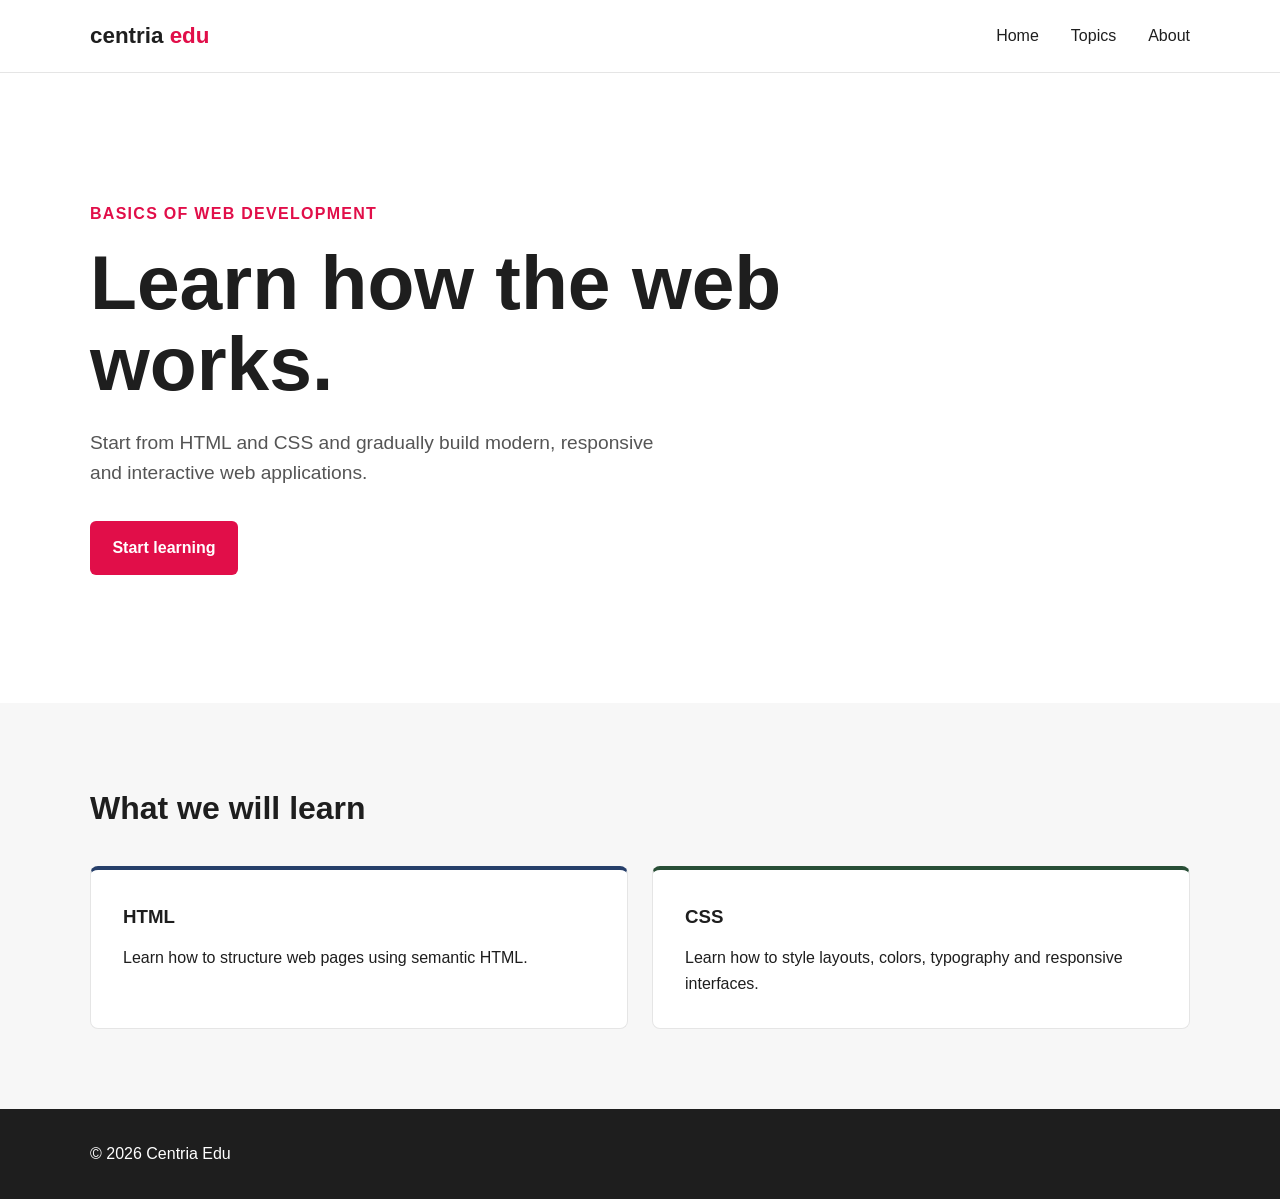
<file: s3/index.html>
<!--
    Centria Edu - Basics of Web Development

    Original author: Ville Heikkiniemi
    Modified by: Severi Kujanpää    
    Last modified: 2026-09-11
    testi

    Based on the original course template.
-->

<!DOCTYPE html>
<html lang="en">
<head>
    <meta charset="UTF-8">
    <meta name="viewport" content="width=device-width, initial-scale=1.0">
    <meta name="author" content="Ville Heikkiniemi">
    <link rel="icon" href="favicon.ico">

    <title>Centria Edu | Basics of Web Development</title>

    <style>
        :root {
            --primary: #e10e49;
            --light: #ffffff;
            --dark: #1e1e1e;
            --blue: #263f6a;
            --green: #284e36;
            --orange: #e37222;
            --rose: #c24d52;
        }

        * {
            box-sizing: border-box;
            margin: 0;
            padding: 0;
        }

        body {
            font-family: Arial, Helvetica, sans-serif;
            background-color: var(--light);
            color: var(--dark);
            line-height: 1.6;
        }

        header {
            border-bottom: 1px solid #e5e5e5;
        }

        .container {
            width: min(1100px, 90%);
            margin: 0 auto;
        }

        nav {
            min-height: 72px;
            display: flex;
            justify-content: space-between;
            align-items: center;
        }

        .logo {
            font-size: 1.4rem;
            font-weight: bold;
            color: var(--dark);
        }

        .logo span {
            color: var(--primary);
        }

        nav ul {
            display: flex;
            gap: 2rem;
            list-style: none;
        }

        nav a {
            color: var(--dark);
            text-decoration: none;
        }

        nav a:hover {
            color: var(--primary);
        }

        .hero {
            min-height: 70vh;
            display: flex;
            align-items: center;
        }

        .hero-content {
            max-width: 700px;
        }

        .label {
            display: inline-block;
            margin-bottom: 1rem;
            color: var(--primary);
            font-weight: bold;
            text-transform: uppercase;
            letter-spacing: 0.08rem;
        }

        h1 {
            margin-bottom: 1.5rem;
            font-size: clamp(2.5rem, 6vw, 5rem);
            line-height: 1.05;
        }

        .hero p {
            max-width: 600px;
            margin-bottom: 2rem;
            font-size: 1.2rem;
            color: #555;
        }

        .button {
            display: inline-block;
            padding: 0.9rem 1.4rem;
            background-color: var(--primary);
            color: var(--light);
            text-decoration: none;
            border-radius: 6px;
            font-weight: bold;
        }

        .button:hover {
            background-color: var(--rose);
        }

        .topics {
            padding: 5rem 0;
            background-color: #f7f7f7;
        }

        .topics h2 {
            margin-bottom: 2rem;
            font-size: 2rem;
        }

        .cards {
            display: grid;
            grid-template-columns: repeat(2, 1fr);
            gap: 1.5rem;
        }

        .card {
            padding: 2rem;
            background-color: var(--light);
            border: 1px solid #e5e5e5;
            border-radius: 8px;
        }

        .card h3 {
            margin-bottom: 0.8rem;
        }

        .card:nth-child(1) {
            border-top: 4px solid var(--blue);
        }

        .card:nth-child(2) {
            border-top: 4px solid var(--green);
        }

        .card:nth-child(3) {
            border-top: 4px solid var(--orange);
        }

        footer {
            padding: 2rem 0;
            background-color: var(--dark);
            color: var(--light);
        }

        @media (max-width: 700px) {
            nav ul {
                display: none;
            }

            .cards {
                grid-template-columns: 1fr;
            }

            .hero {
                min-height: 60vh;
            }
        }
    </style>
</head>

<body>

    <header>
        <div class="container">
            <nav>
                <div class="logo">
                    centria <span>edu</span>
                </div>

                <ul>
                    <li><a href="#">Home</a></li>
                    <li><a href="#topics">Topics</a></li>
                    <li><a href="#">About</a></li>
                </ul>
            </nav>
        </div>
    </header>

    <main>

        <section class="hero">
            <div class="container">
                <div class="hero-content">

                    <span class="label">Basics of Web Development</span>

                    <h1>
                        Learn how the web works.
                    </h1>

                    <p>
                        Start from HTML and CSS and gradually build modern,
                        responsive and interactive web applications.
                    </p>

                    <a href="#topics" class="button">
                        Start learning
                    </a>

                </div>
            </div>
        </section>

        <section class="topics" id="topics">
            <div class="container">

                <h2>What we will learn</h2>

                <div class="cards">

                    <article class="card">
                        <h3>HTML</h3>
                        <p>
                            Learn how to structure web pages using semantic HTML.
                        </p>
                    </article>

                    <article class="card">
                        <h3>CSS</h3>
                        <p>
                            Learn how to style layouts, colors, typography and
                            responsive interfaces.
                        </p>
                    </article>

                </div>
            </div>
        </section>

    </main>

    <footer>
        <div class="container">
            <p>&copy; 2026 Centria Edu</p>
        </div>
    </footer>

</body>
</html>
</file>
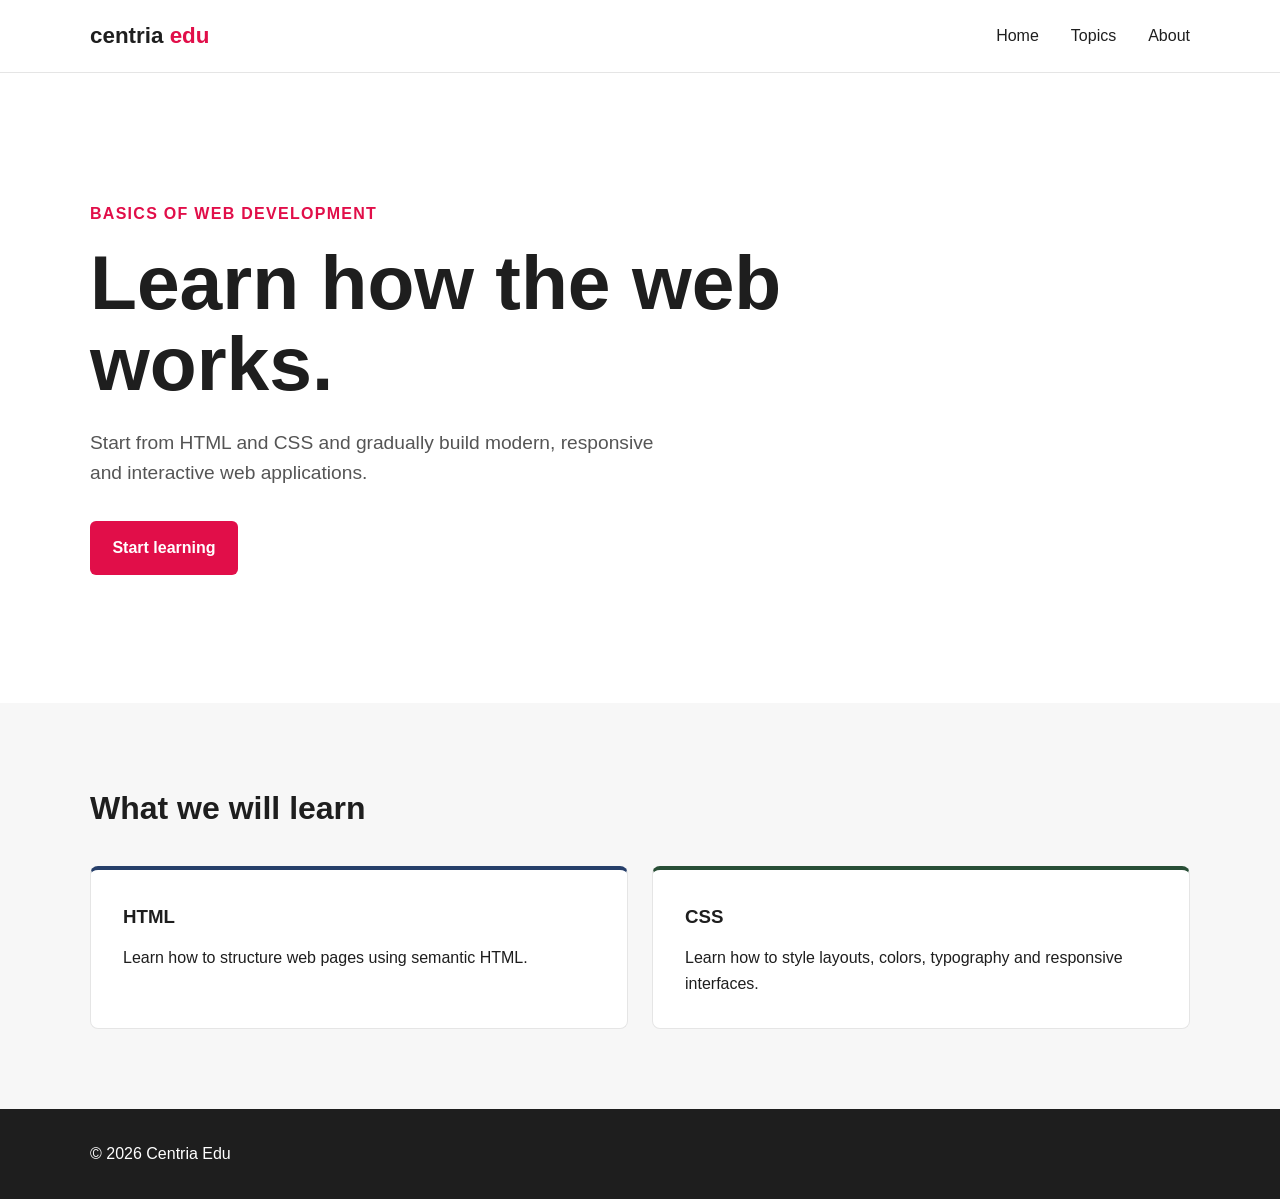
<file: s4/index.html>
<!--
    Centria Edu - Basics of Web Development

    Original author: Ville Heikkiniemi
    Modified by: Severi Kujanpää    
    Last modified: 2026-09-11
    testi

    Based on the original course template.
-->

<!DOCTYPE html>
<html lang="en">
<head>
    <meta charset="UTF-8">
    <meta name="viewport" content="width=device-width, initial-scale=1.0">
    <meta name="author" content="Ville Heikkiniemi">
    <link rel="icon" href="favicon.ico">
    <link rel="stylesheet" href="style.css">

    <title>Centria Edu | Basics of Web Development</title>

    <style>
       
    </style>
</head>

<body>

    <header>
        <div class="container">
            <nav>
                <div class="logo">
                    centria <span>edu</span>
                </div>

                <ul>
                    <li><a href="#">Home</a></li>
                    <li><a href="#topics">Topics</a></li>
                    <li><a href="#">About</a></li>
                </ul>
            </nav>
        </div>
    </header>

    <main>

        <section class="hero">
            <div class="container">
                <div class="hero-content">

                    <span class="label">Basics of Web Development</span>

                    <h1>
                        Learn how the web works.
                    </h1>

                    <p>
                        Start from HTML and CSS and gradually build modern,
                        responsive and interactive web applications.
                    </p>

                    <a href="#topics" class="button">
                        Start learning
                    </a>

                </div>
            </div>
        </section>

        <section class="topics" id="topics">
            <div class="container">

                <h2>What we will learn</h2>

                <div class="cards">

                    <article class="card">
                        <h3>HTML</h3>
                        <p>
                            Learn how to structure web pages using semantic HTML.
                        </p>
                    </article>

                    <article class="card">
                        <h3>CSS</h3>
                        <p>
                            Learn how to style layouts, colors, typography and
                            responsive interfaces.
                        </p>
                    </article>

                </div>
            </div>
        </section>

    </main>

    <footer>
        <div class="container">
            <p>&copy; 2026 Centria Edu</p>
        </div>
    </footer>

</body>
</html>
</file>
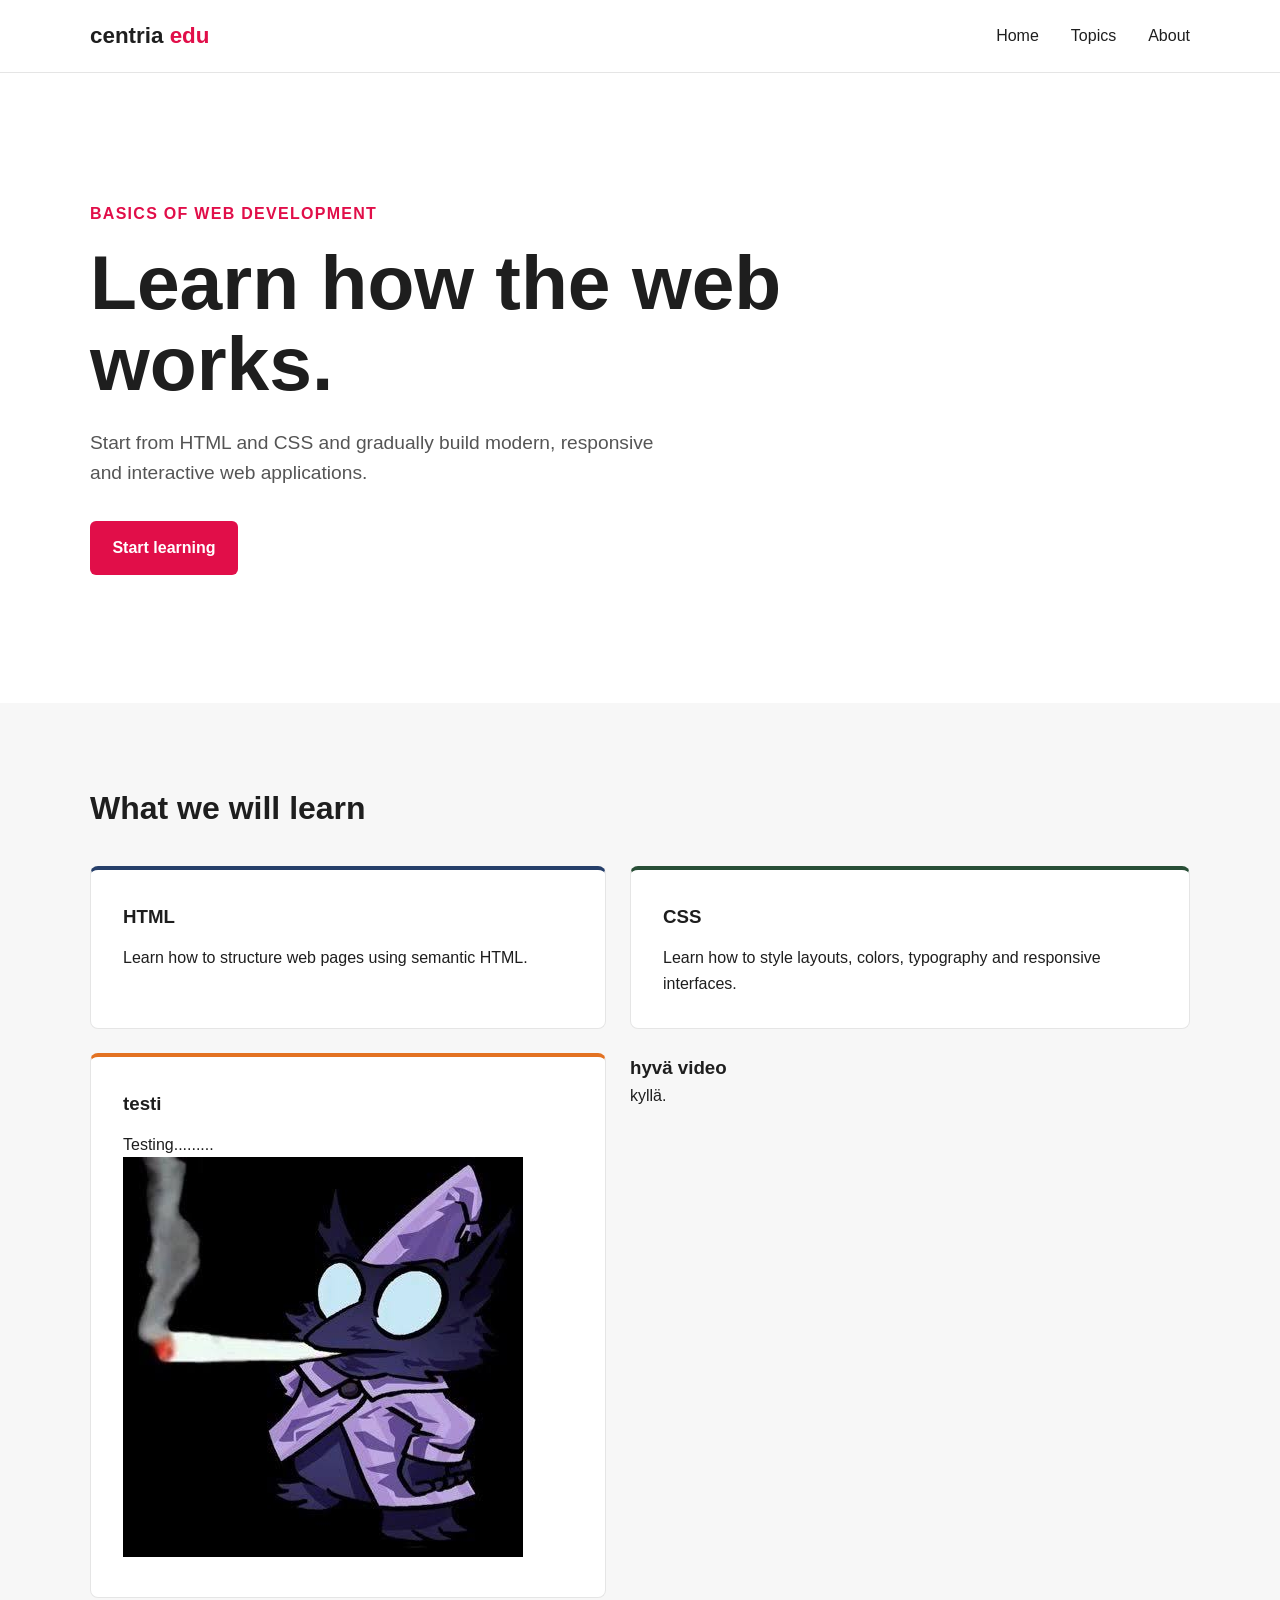
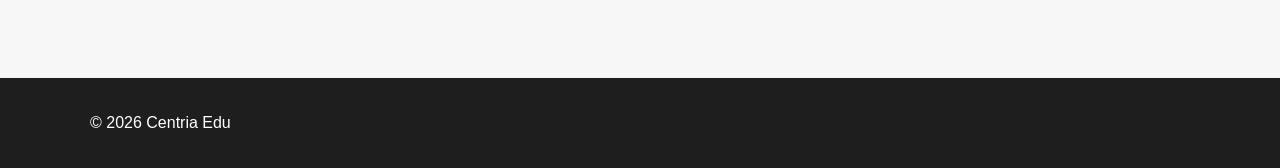
<file: s6/index.html>
<!--
    Centria Edu - Basics of Web Development

    Original author: Ville Heikkiniemi
    Modified by: Severi Kujanpää
    Last modified: 2026-08-11

    Based on the original course template.
-->

<!DOCTYPE html>
<html lang="en">

<head>
    <meta charset="UTF-8">
    <meta name="viewport" content="width=device-width, initial-scale=1.0">
    <meta name="author" content="Ville Heikkiniemi">
    <link rel="icon" href="favicon.ico">
    <link rel="stylesheet" href="style.css">

    <title>Centria Edu | Basics of Web Development</title>

    <style>

    </style>
</head>

<body>

    <header>
        <div class="container">
            <nav>
                <div class="logo">
                    centria <span>edu</span>
                </div>

                <ul>
                    <li><a href="#">Home</a></li>
                    <li><a href="#topics">Topics</a></li>
                    <li><a href="#">About</a></li>
                </ul>
            </nav>
        </div>
    </header>

    <main>

        <section class="hero">
            <div class="container">
                <div class="hero-content">

                    <span class="label">Basics of Web Development</span>

                    <h1>
                        Learn how the web works.
                    </h1>

                    <p>
                        Start from HTML and CSS and gradually build modern,
                        responsive and interactive web applications.
                    </p>

                    <a href="#topics" class="button">
                        Start learning
                    </a>

                </div>
            </div>
        </section>

        <section class="topics" id="topics">
            <div class="container">

                <h2>What we will learn</h2>

                <div class="cards">

                    <article class="card">
                        <h3>HTML</h3>
                        <p>
                            Learn how to structure web pages using semantic HTML.
                        </p>
                    </article>

                    <article class="card">
                        <h3>CSS</h3>
                        <p>
                            Learn how to style layouts, colors, typography and
                            responsive interfaces.
                        </p>
                    </article>
                    <article class="card">
                        <h3>testi</h3>
                        <p>
                            Testing.........
                        </p>
                        <img src="images/rem.jpg" alt="remi">
                    </article>

                    <article>
                        <h3>hyvä video</h3>
                        <p>kyllä.</p>
                        <iframe width="560" height="315" src="https://www.youtube.com/embed/LXb3EKWsInQ?si=sC2FpUp1Chg5H7_g" title="YouTube video player" frameborder="0" allow="accelerometer; autoplay; clipboard-write; encrypted-media; gyroscope; picture-in-picture; web-share" referrerpolicy="strict-origin-when-cross-origin" allowfullscreen></iframe>
                    </article>


                </div>
            </div>
        </section>

    </main>

    <footer>
        <div class="container">
            <p>&copy; 2026 Centria Edu</p>
        </div>
    </footer>

</body>

</html>
</file>
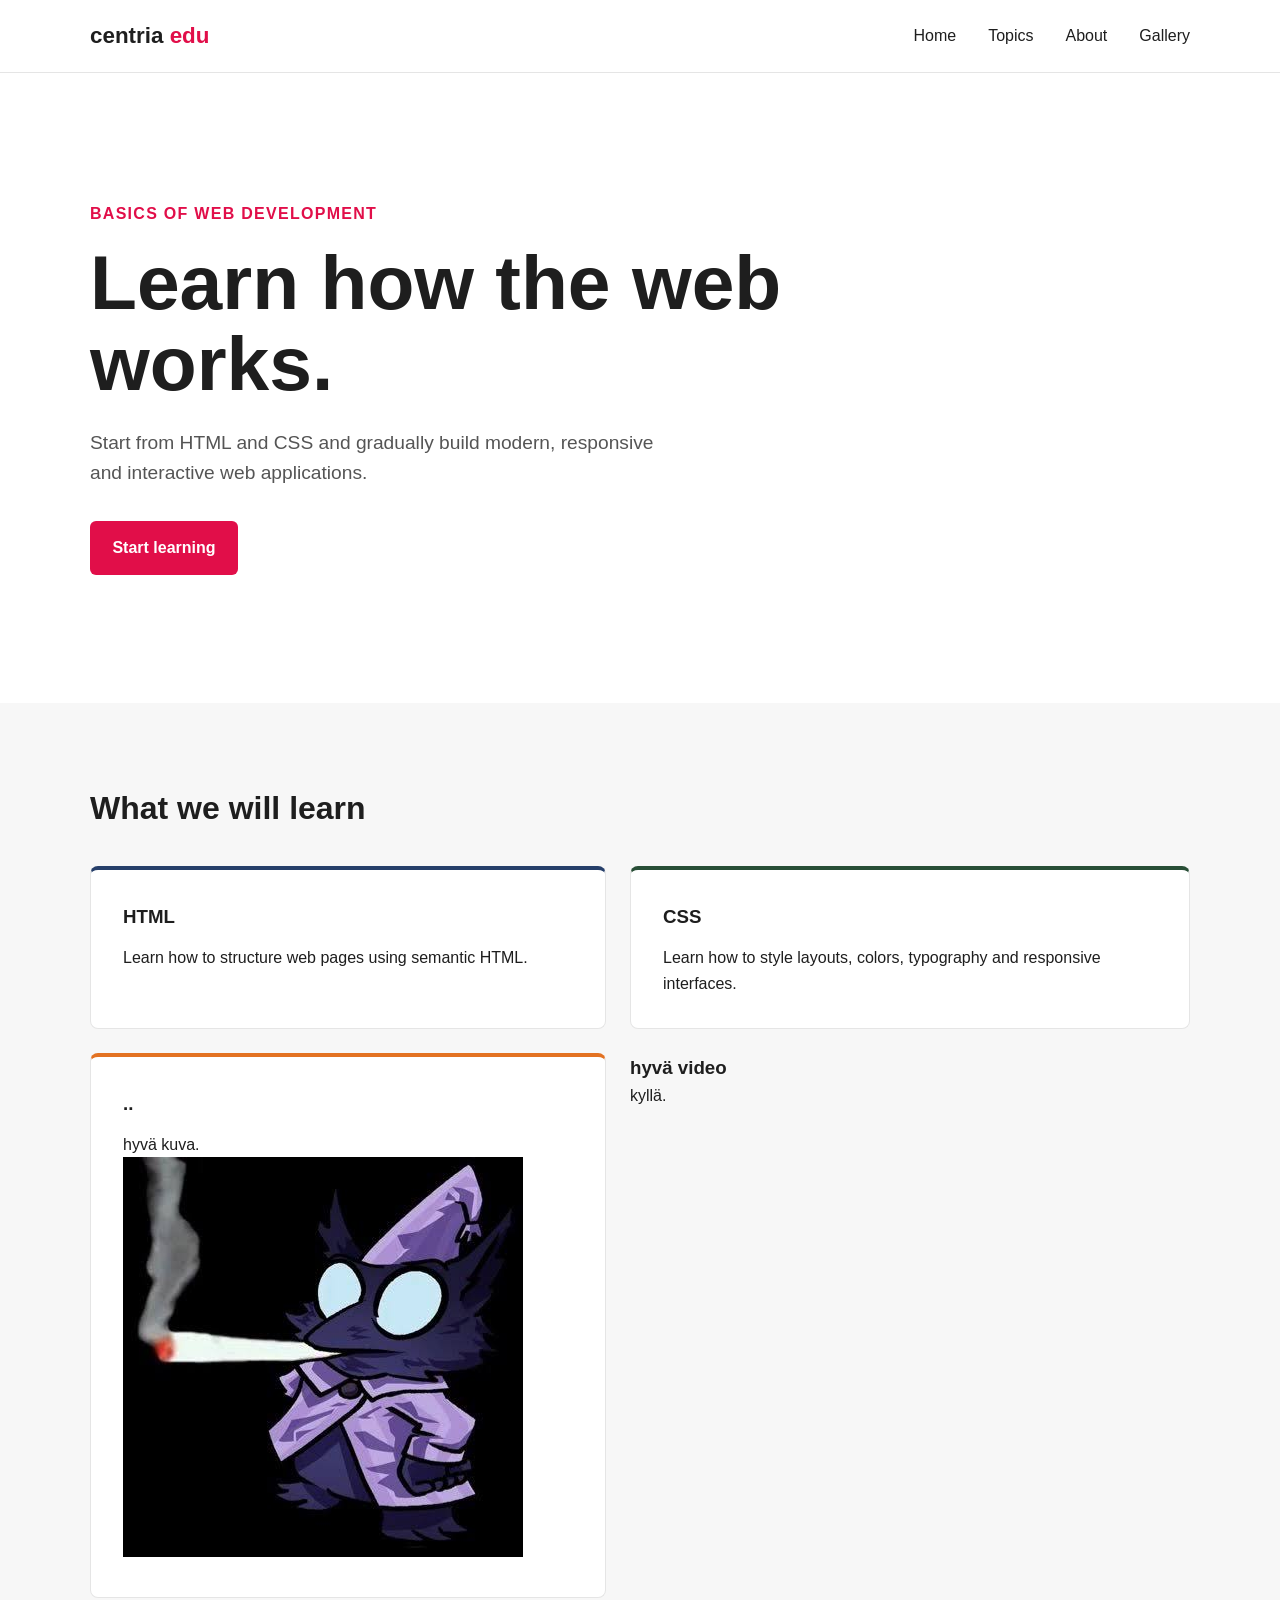
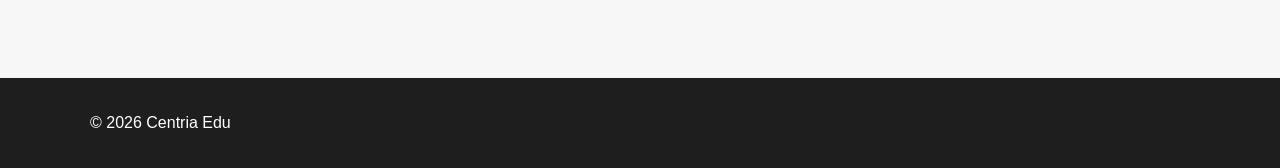
<file: s7/index.html>
<!--
    Centria Edu - Basics of Web Development

    Original author: Ville Heikkiniemi
    Modified by: Severi Kujanpää
    Last modified: 2026-09-30

    Based on the original course template.
-->

<!DOCTYPE html>
<html lang="en">

<head>
    <meta charset="UTF-8">
    <meta name="viewport" content="width=device-width, initial-scale=1.0">
    <meta name="author" content="Ville Heikkiniemi">
    <link rel="icon" href="favicon.ico">
    <link rel="stylesheet" href="style.css">

    <title>Centria Edu | Basics of Web Development</title>

    <style>

    </style>
</head>

<body>

    <header>
        <div class="container">
            <nav>
                <div class="logo">
                    centria <span>edu</span>
                </div>

                <ul>
                    <li><a href="index.html">Home</a></li>
                    <li><a href="#topics">Topics</a></li>
                    <li><a href="#">About</a></li>
                    <li><a href="testi.html">Gallery</a></li>

                </ul>
            </nav>
        </div>
    </header>

    <main>

        <section class="hero">
            <div class="container">
                <div class="hero-content">

                    <span class="label">Basics of Web Development</span>

                    <h1>
                        Learn how the web works.
                    </h1>

                    <p>
                        Start from HTML and CSS and gradually build modern,
                        responsive and interactive web applications.
                    </p>

                    <a href="#topics" class="button">
                        Start learning
                    </a>

                </div>
            </div>
        </section>

        <section class="topics" id="topics">
            <div class="container">

                <h2>What we will learn</h2>

                <div class="cards">

                    <article class="card">
                        <h3>HTML</h3>
                        <p>
                            Learn how to structure web pages using semantic HTML.
                        </p>
                    </article>

                    <article class="card">
                        <h3>CSS</h3>
                        <p>
                            Learn how to style layouts, colors, typography and
                            responsive interfaces.
                        </p>
                    </article>
                    <article class="card">
                        <h3>..</h3>
                        <p>
                            hyvä kuva.
                        </p>
                        <img src="images/rem.jpg" alt="remi">
                    </article>

                    <article>
                        <h3>hyvä video</h3>
                        <p>kyllä.</p>
                        <iframe width="560" height="315" src="https://www.youtube.com/embed/LXb3EKWsInQ?si=sC2FpUp1Chg5H7_g" title="YouTube video player" frameborder="0" allow="accelerometer; autoplay; clipboard-write; encrypted-media; gyroscope; picture-in-picture; web-share" referrerpolicy="strict-origin-when-cross-origin" allowfullscreen></iframe>
                    </article>


                </div>
            </div>
        </section>

    </main>

    <footer>
        <div class="container">
            <p>&copy; 2026 Centria Edu</p>
        </div>
    </footer>

</body>

</html>
</file>
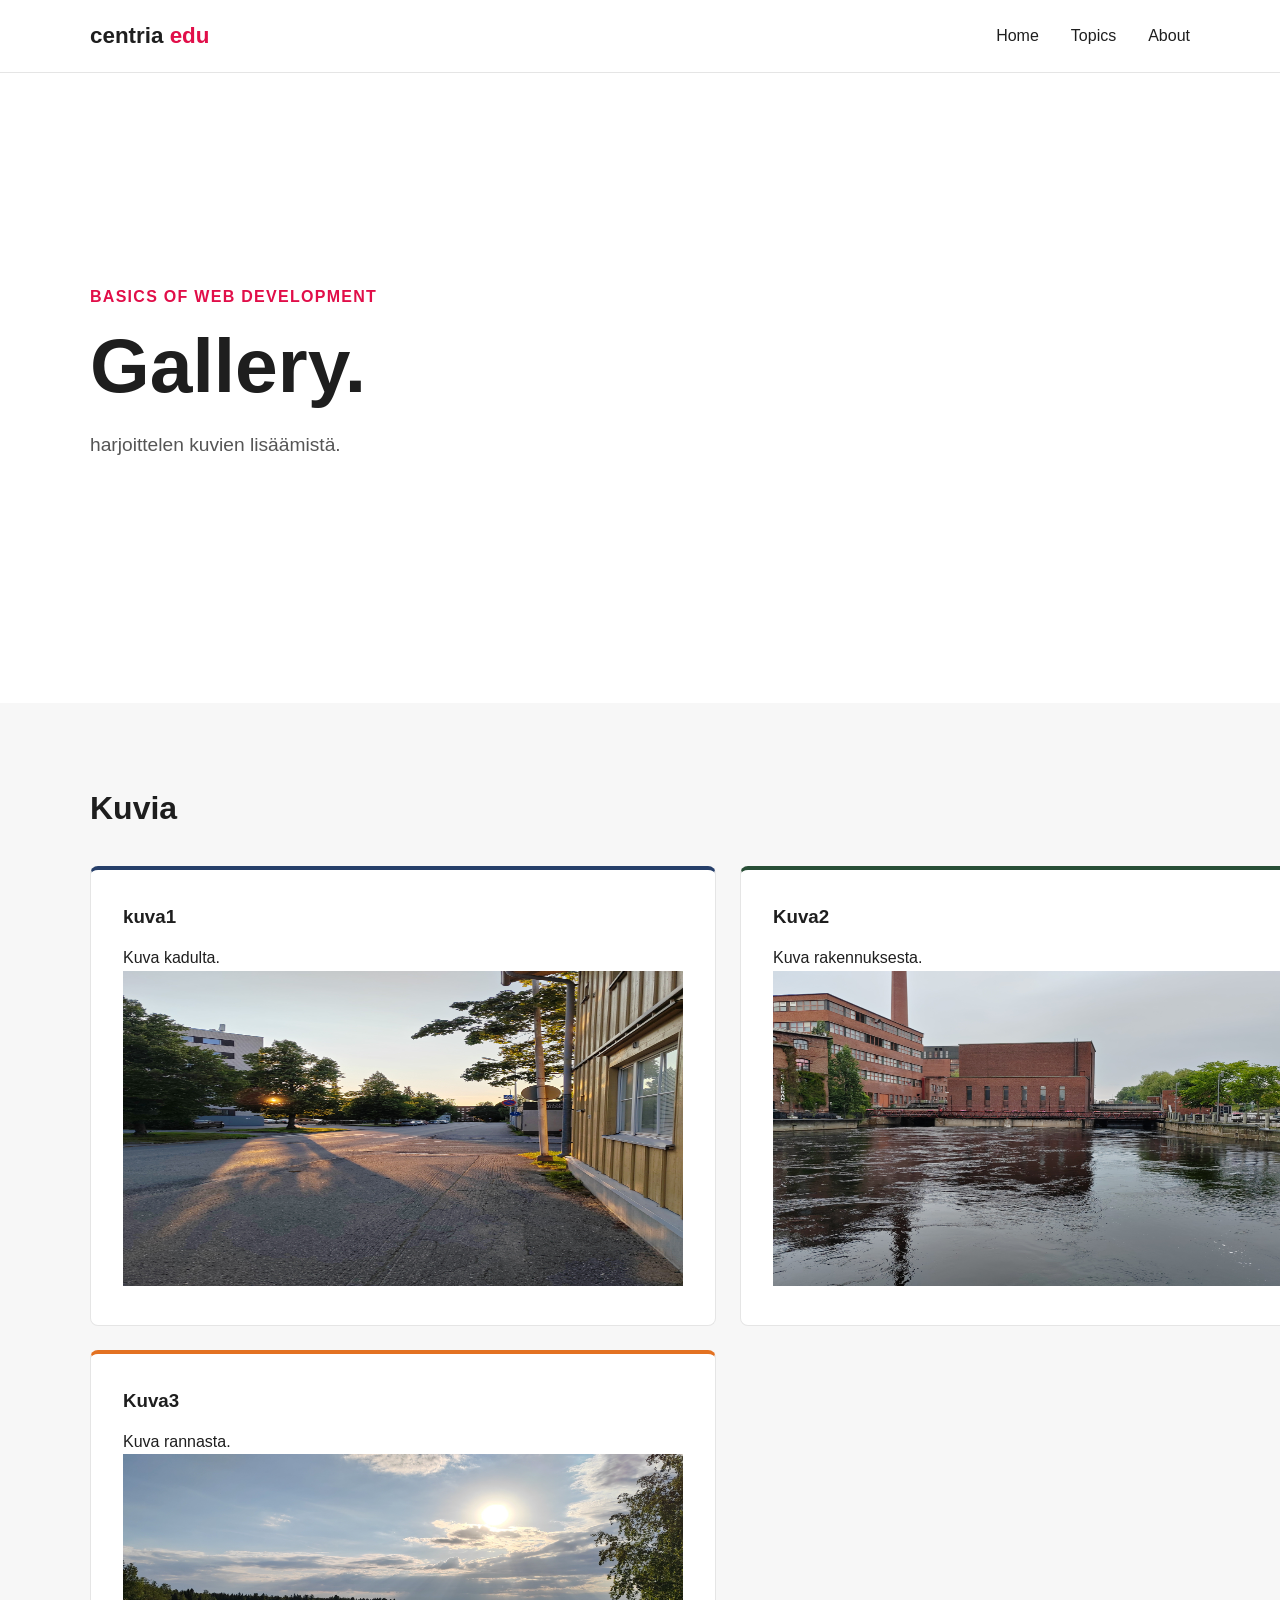
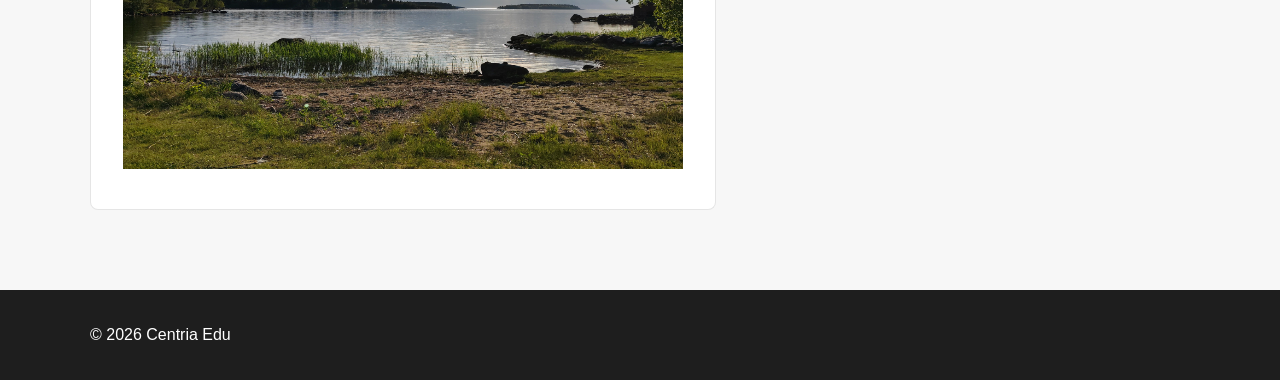
<file: s7/Gallery.html>
<!--
    Centria Edu - Basics of Web Development

    Original author: Ville Heikkiniemi
    Modified by: Severi Kujanpää
    Last modified: 2026-09-30

    Based on the original course template.
-->

<!DOCTYPE html>
<html lang="en">

<head>
    <meta charset="UTF-8">
    <meta name="viewport" content="width=device-width, initial-scale=1.0">
    <meta name="author" content="Ville Heikkiniemi">
    <link rel="icon" href="favicon.ico">
    <link rel="stylesheet" href="style.css">

    <title>Centria Edu | Basics of Web Development</title>

    <style>

    </style>
</head>

<body>

    <header>
        <div class="container">
            <nav>
                <div class="logo">
                    centria <span>edu</span>
                </div>

                <ul>
                    <li><a href="index.html">Home</a></li>
                    <li><a href="#topics">Topics</a></li>
                    <li><a href="#">About</a></li>
                </ul>
            </nav>
        </div>
    </header>

    <main>

        <section class="hero">
            <div class="container">
                <div class="hero-content">

                    <span class="label">Basics of Web Development</span>

                    <h1>
                        Gallery.
                    </h1>

                    <p>
                        harjoittelen kuvien lisäämistä.
                    </p>

                   

                </div>
            </div>
        </section>

        <section class="topics" id="topics">
            <div class="container">

                <h2>Kuvia</h2>

                <div class="cards">

                    <article class="card">
                        <h3>kuva1</h3>
                        <p>
                            Kuva kadulta.
                        </p>
                        <img width="560" height="315" src="images/s7_1.jpg" alt="katu">
                    </article>

                    <article class="card">
                        <h3>Kuva2</h3>
                        <p>
                            Kuva rakennuksesta.
                        </p>
                        <img width="560" height="315" src="images/s7_2.jpg" alt="rakennus">
                    </article>
                    <article class="card">
                        <h3>Kuva3</h3>
                        <p>
                            Kuva rannasta.
                        </p>
                        <img width="560" height="315" src="images/s7_3.jpg" alt="ranta">
                    </article>

                    


                </div>
            </div>
        </section>

    </main>

    <footer>
        <div class="container">
            <p>&copy; 2026 Centria Edu</p>
        </div>
    </footer>

</body>

</html>
</file>
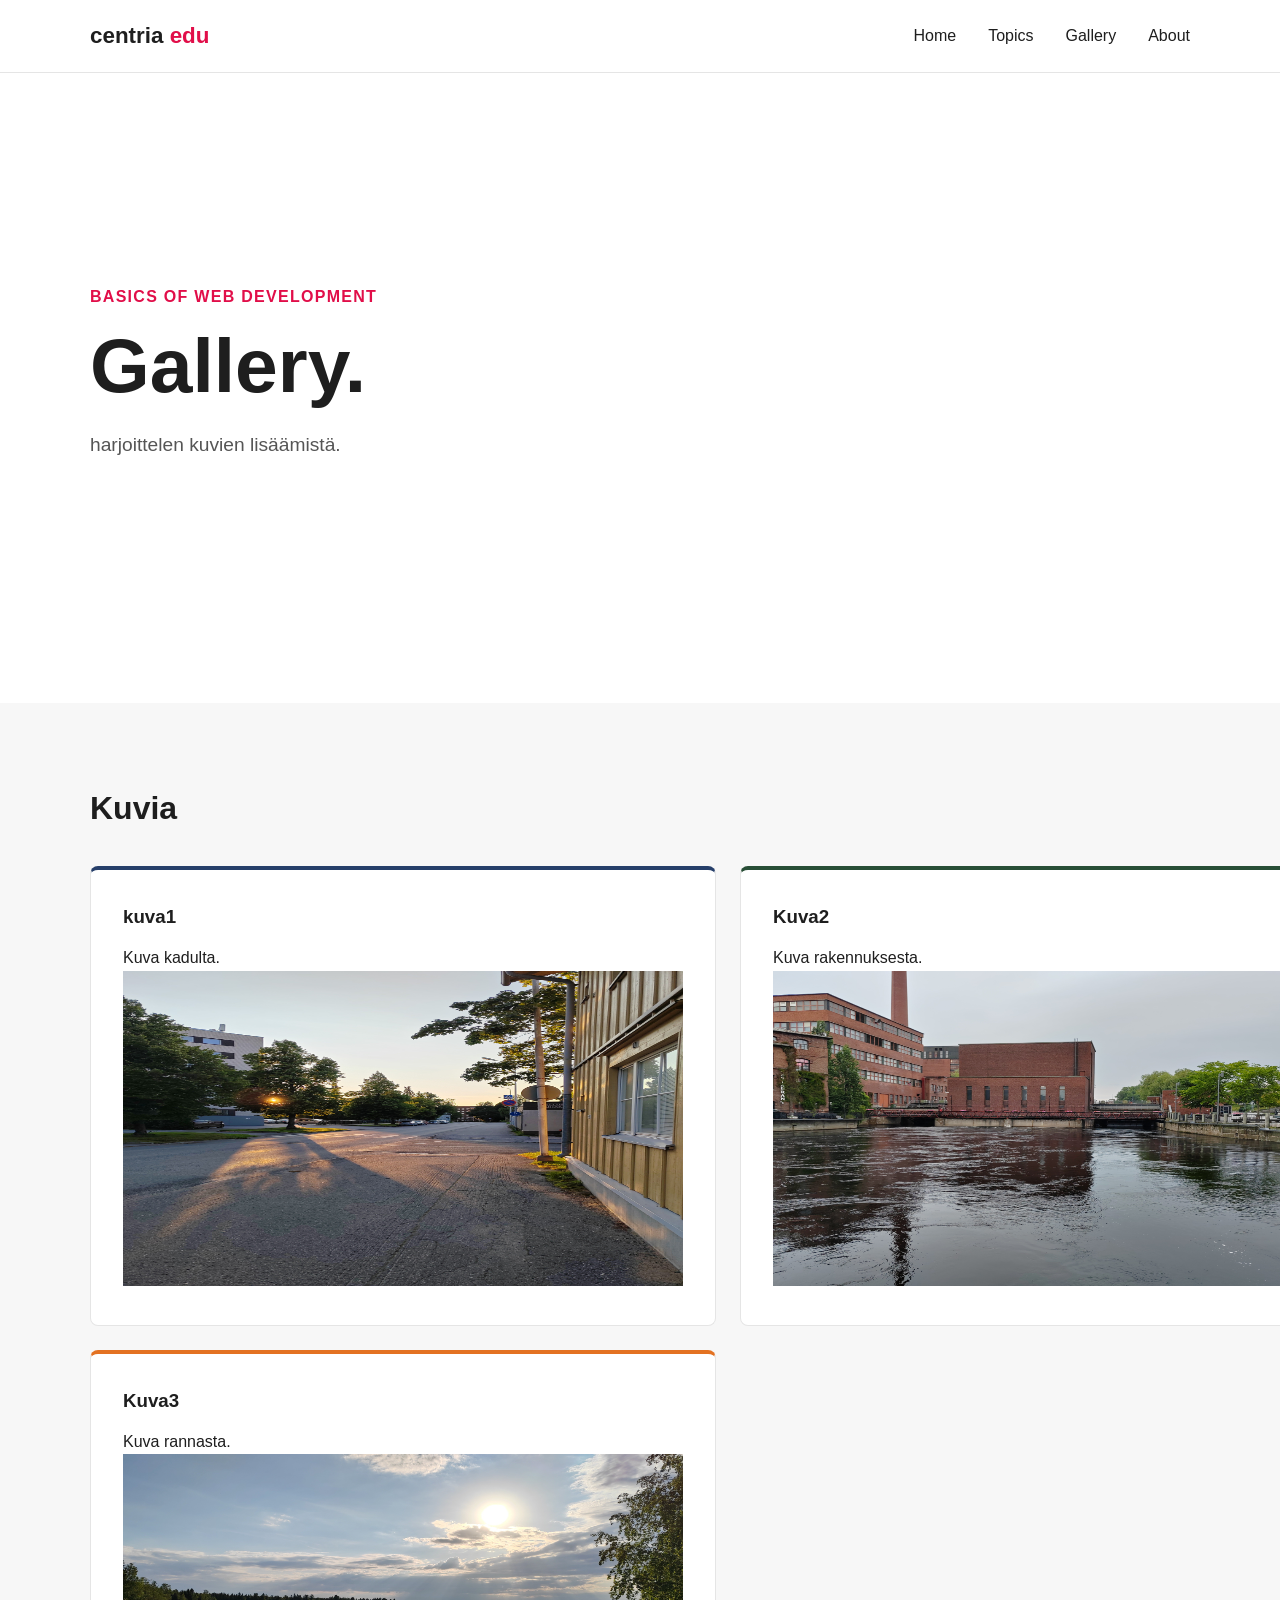
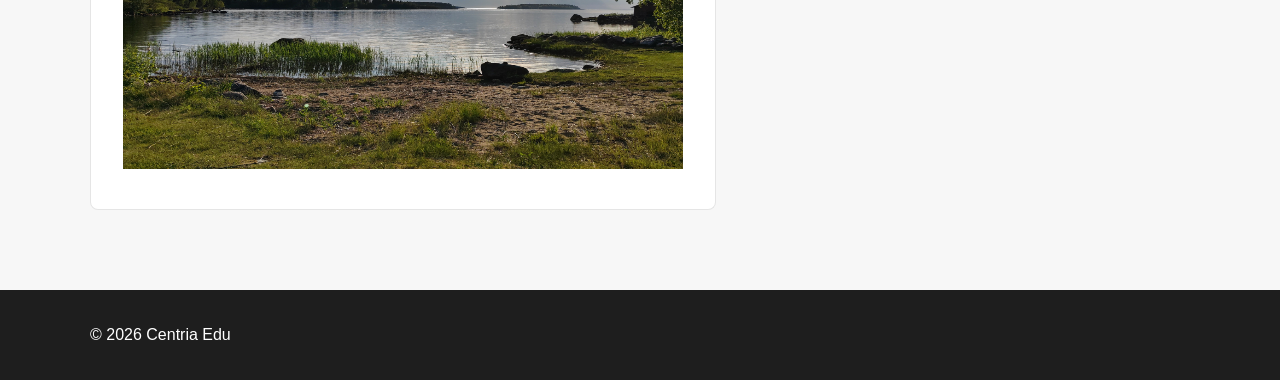
<file: s7/testi.html>
<!--
    Centria Edu - Basics of Web Development

    Original author: Ville Heikkiniemi
    Modified by: Severi Kujanpää
    Last modified: 2026-09-30

    Based on the original course template.
-->

<!DOCTYPE html>
<html lang="en">

<head>
    <meta charset="UTF-8">
    <meta name="viewport" content="width=device-width, initial-scale=1.0">
    <meta name="author" content="Ville Heikkiniemi">
    <link rel="icon" href="favicon.ico">
    <link rel="stylesheet" href="style.css">

    <title>Centria Edu | Basics of Web Development</title>

    <style>

    </style>
</head>

<body>

    <header>
        <div class="container">
            <nav>
                <div class="logo">
                    centria <span>edu</span>
                </div>

                <ul>
                    <li><a href="index.html">Home</a></li>
                    <li><a href="#topics">Topics</a></li>
                    <li><a href="gallery.html">Gallery</a></li>
                    <li><a href="#">About</a></li>
                </ul>
            </nav>
        </div>
    </header>

    <main>

        <section class="hero">
            <div class="container">
                <div class="hero-content">

                    <span class="label">Basics of Web Development</span>

                    <h1>
                        Gallery.
                    </h1>

                    <p>
                        harjoittelen kuvien lisäämistä.
                    </p>

                   

                </div>
            </div>
        </section>

        <section class="topics" id="topics">
            <div class="container">

                <h2>Kuvia</h2>

                <div class="cards">

                    <article class="card">
                        <h3>kuva1</h3>
                        <p>
                            Kuva kadulta.
                        </p>
                        <img width="560" height="315" src="images/s7_1.jpg" alt="katu">
                    </article>

                    <article class="card">
                        <h3>Kuva2</h3>
                        <p>
                            Kuva rakennuksesta.
                        </p>
                        <img width="560" height="315" src="images/s7_2.jpg" alt="rakennus">
                    </article>
                    <article class="card">
                        <h3>Kuva3</h3>
                        <p>
                            Kuva rannasta.
                        </p>
                        <img width="560" height="315" src="images/s7_3.jpg" alt="ranta">
                    </article>

                    


                </div>
            </div>
        </section>

    </main>

    <footer>
        <div class="container">
            <p>&copy; 2026 Centria Edu</p>
        </div>
    </footer>

</body>

</html>
</file>
<file: s4/style.css>
:root {
            --primary: #e10e49;
            --light: #ffffff;
            --dark: #1e1e1e;
            --blue: #263f6a;
            --green: #284e36;
            --orange: #e37222;
            --rose: #c24d52;
        }

        * {
            box-sizing: border-box;
            margin: 0;
            padding: 0;
        }

        body {
            font-family: Arial, Helvetica, sans-serif;
            background-color: var(--light);
            color: var(--dark);
            line-height: 1.6;
        }

        header {
            border-bottom: 1px solid #e5e5e5;
        }

        .container {
            width: min(1100px, 90%);
            margin: 0 auto;
        }

        nav {
            min-height: 72px;
            display: flex;
            justify-content: space-between;
            align-items: center;
        }

        .logo {
            font-size: 1.4rem;
            font-weight: bold;
            color: var(--dark);
        }

        .logo span {
            color: var(--primary);
        }

        nav ul {
            display: flex;
            gap: 2rem;
            list-style: none;
        }

        nav a {
            color: var(--dark);
            text-decoration: none;
        }

        nav a:hover {
            color: var(--primary);
        }

        .hero {
            min-height: 70vh;
            display: flex;
            align-items: center;
        }

        .hero-content {
            max-width: 700px;
        }

        .label {
            display: inline-block;
            margin-bottom: 1rem;
            color: var(--primary);
            font-weight: bold;
            text-transform: uppercase;
            letter-spacing: 0.08rem;
        }

        h1 {
            margin-bottom: 1.5rem;
            font-size: clamp(2.5rem, 6vw, 5rem);
            line-height: 1.05;
        }

        .hero p {
            max-width: 600px;
            margin-bottom: 2rem;
            font-size: 1.2rem;
            color: #555;
        }

        .button {
            display: inline-block;
            padding: 0.9rem 1.4rem;
            background-color: var(--primary);
            color: var(--light);
            text-decoration: none;
            border-radius: 6px;
            font-weight: bold;
        }

        .button:hover {
            background-color: var(--rose);
        }

        .topics {
            padding: 5rem 0;
            background-color: #f7f7f7;
        }

        .topics h2 {
            margin-bottom: 2rem;
            font-size: 2rem;
        }

        .cards {
            display: grid;
            grid-template-columns: repeat(2, 1fr);
            gap: 1.5rem;
        }

        .card {
            padding: 2rem;
            background-color: var(--light);
            border: 1px solid #e5e5e5;
            border-radius: 8px;
        }

        .card h3 {
            margin-bottom: 0.8rem;
        }

        .card:nth-child(1) {
            border-top: 4px solid var(--blue);
        }

        .card:nth-child(2) {
            border-top: 4px solid var(--green);
        }

        .card:nth-child(3) {
            border-top: 4px solid var(--orange);
        }

        footer {
            padding: 2rem 0;
            background-color: var(--dark);
            color: var(--light);
        }

        @media (max-width: 700px) {
            nav ul {
                display: none;
            }

            .cards {
                grid-template-columns: 1fr;
            }

            .hero {
                min-height: 60vh;
            }
        }
</file>
<file: s6/style.css>
:root {
            --primary: #e10e49;
            --light: #ffffff;
            --dark: #1e1e1e;
            --blue: #263f6a;
            --green: #284e36;
            --orange: #e37222;
            --rose: #c24d52;
        }

        * {
            box-sizing: border-box;
            margin: 0;
            padding: 0;
        }

        body {
            font-family: Arial, Helvetica, sans-serif;
            background-color: var(--light);
            color: var(--dark);
            line-height: 1.6;
        }

        header {
            border-bottom: 1px solid #e5e5e5;
        }

        .container {
            width: min(1100px, 90%);
            margin: 0 auto;
        }

        nav {
            min-height: 72px;
            display: flex;
            justify-content: space-between;
            align-items: center;
        }

        .logo {
            font-size: 1.4rem;
            font-weight: bold;
            color: var(--dark);
        }

        .logo span {
            color: var(--primary);
        }

        nav ul {
            display: flex;
            gap: 2rem;
            list-style: none;
        }

        nav a {
            color: var(--dark);
            text-decoration: none;
        }

        nav a:hover {
            color: var(--primary);
        }

        .hero {
            min-height: 70vh;
            display: flex;
            align-items: center;
        }

        .hero-content {
            max-width: 700px;
        }

        .label {
            display: inline-block;
            margin-bottom: 1rem;
            color: var(--primary);
            font-weight: bold;
            text-transform: uppercase;
            letter-spacing: 0.08rem;
        }

        h1 {
            margin-bottom: 1.5rem;
            font-size: clamp(2.5rem, 6vw, 5rem);
            line-height: 1.05;
        }

        .hero p {
            max-width: 600px;
            margin-bottom: 2rem;
            font-size: 1.2rem;
            color: #555;
        }

        .button {
            display: inline-block;
            padding: 0.9rem 1.4rem;
            background-color: var(--primary);
            color: var(--light);
            text-decoration: none;
            border-radius: 6px;
            font-weight: bold;
        }

        .button:hover {
            background-color: var(--rose);
        }

        .topics {
            padding: 5rem 0;
            background-color: #f7f7f7;
        }

        .topics h2 {
            margin-bottom: 2rem;
            font-size: 2rem;
        }

        .cards {
            display: grid;
            grid-template-columns: repeat(2, 1fr);
            gap: 1.5rem;
        }

        .card {
            padding: 2rem;
            background-color: var(--light);
            border: 1px solid #e5e5e5;
            border-radius: 8px;
        }

        .card h3 {
            margin-bottom: 0.8rem;
        }

        .card:nth-child(1) {
            border-top: 4px solid var(--blue);
        }

        .card:nth-child(2) {
            border-top: 4px solid var(--green);
        }

        .card:nth-child(3) {
            border-top: 4px solid var(--orange);
        }

        footer {
            padding: 2rem 0;
            background-color: var(--dark);
            color: var(--light);
        }

        @media (max-width: 700px) {
            nav ul {
                display: none;
            }

            .cards {
                grid-template-columns: 1fr;
            }

            .hero {
                min-height: 60vh;
            }
        }
</file>
<file: s7/style.css>
:root {
            --primary: #e10e49;
            --light: #ffffff;
            --dark: #1e1e1e;
            --blue: #263f6a;
            --green: #284e36;
            --orange: #e37222;
            --rose: #c24d52;
        }

        * {
            box-sizing: border-box;
            margin: 0;
            padding: 0;
        }

        body {
            font-family: Arial, Helvetica, sans-serif;
            background-color: var(--light);
            color: var(--dark);
            line-height: 1.6;
        }

        header {
            border-bottom: 1px solid #e5e5e5;
        }

        .container {
            width: min(1100px, 90%);
            margin: 0 auto;
        }

        nav {
            min-height: 72px;
            display: flex;
            justify-content: space-between;
            align-items: center;
        }

        .logo {
            font-size: 1.4rem;
            font-weight: bold;
            color: var(--dark);
        }

        .logo span {
            color: var(--primary);
        }

        nav ul {
            display: flex;
            gap: 2rem;
            list-style: none;
        }

        nav a {
            color: var(--dark);
            text-decoration: none;
        }

        nav a:hover {
            color: var(--primary);
        }

        .hero {
            min-height: 70vh;
            display: flex;
            align-items: center;
        }

        .hero-content {
            max-width: 700px;
        }

        .label {
            display: inline-block;
            margin-bottom: 1rem;
            color: var(--primary);
            font-weight: bold;
            text-transform: uppercase;
            letter-spacing: 0.08rem;
        }

        h1 {
            margin-bottom: 1.5rem;
            font-size: clamp(2.5rem, 6vw, 5rem);
            line-height: 1.05;
        }

        .hero p {
            max-width: 600px;
            margin-bottom: 2rem;
            font-size: 1.2rem;
            color: #555;
        }

        .button {
            display: inline-block;
            padding: 0.9rem 1.4rem;
            background-color: var(--primary);
            color: var(--light);
            text-decoration: none;
            border-radius: 6px;
            font-weight: bold;
        }

        .button:hover {
            background-color: var(--rose);
        }

        .topics {
            padding: 5rem 0;
            background-color: #f7f7f7;
        }

        .topics h2 {
            margin-bottom: 2rem;
            font-size: 2rem;
        }

        .cards {
            display: grid;
            grid-template-columns: repeat(2, 1fr);
            gap: 1.5rem;

        }

        .card {
            padding: 2rem;
            background-color: var(--light);
            border: 1px solid #e5e5e5;
            border-radius: 8px;
        }

        .card h3 {
            margin-bottom: 0.8rem;
        }

        .card:nth-child(1) {
            border-top: 4px solid var(--blue);
        }

        .card:nth-child(2) {
            border-top: 4px solid var(--green);
        }

        .card:nth-child(3) {
            border-top: 4px solid var(--orange);
        }

        footer {
            padding: 2rem 0;
            background-color: var(--dark);
            color: var(--light);
        }

        @media (max-width: 700px) {
            nav ul {
                display: none;
            }

            .cards {
                grid-template-columns: 1fr;
            }

            .hero {
                min-height: 60vh;
            }
        }
</file>
